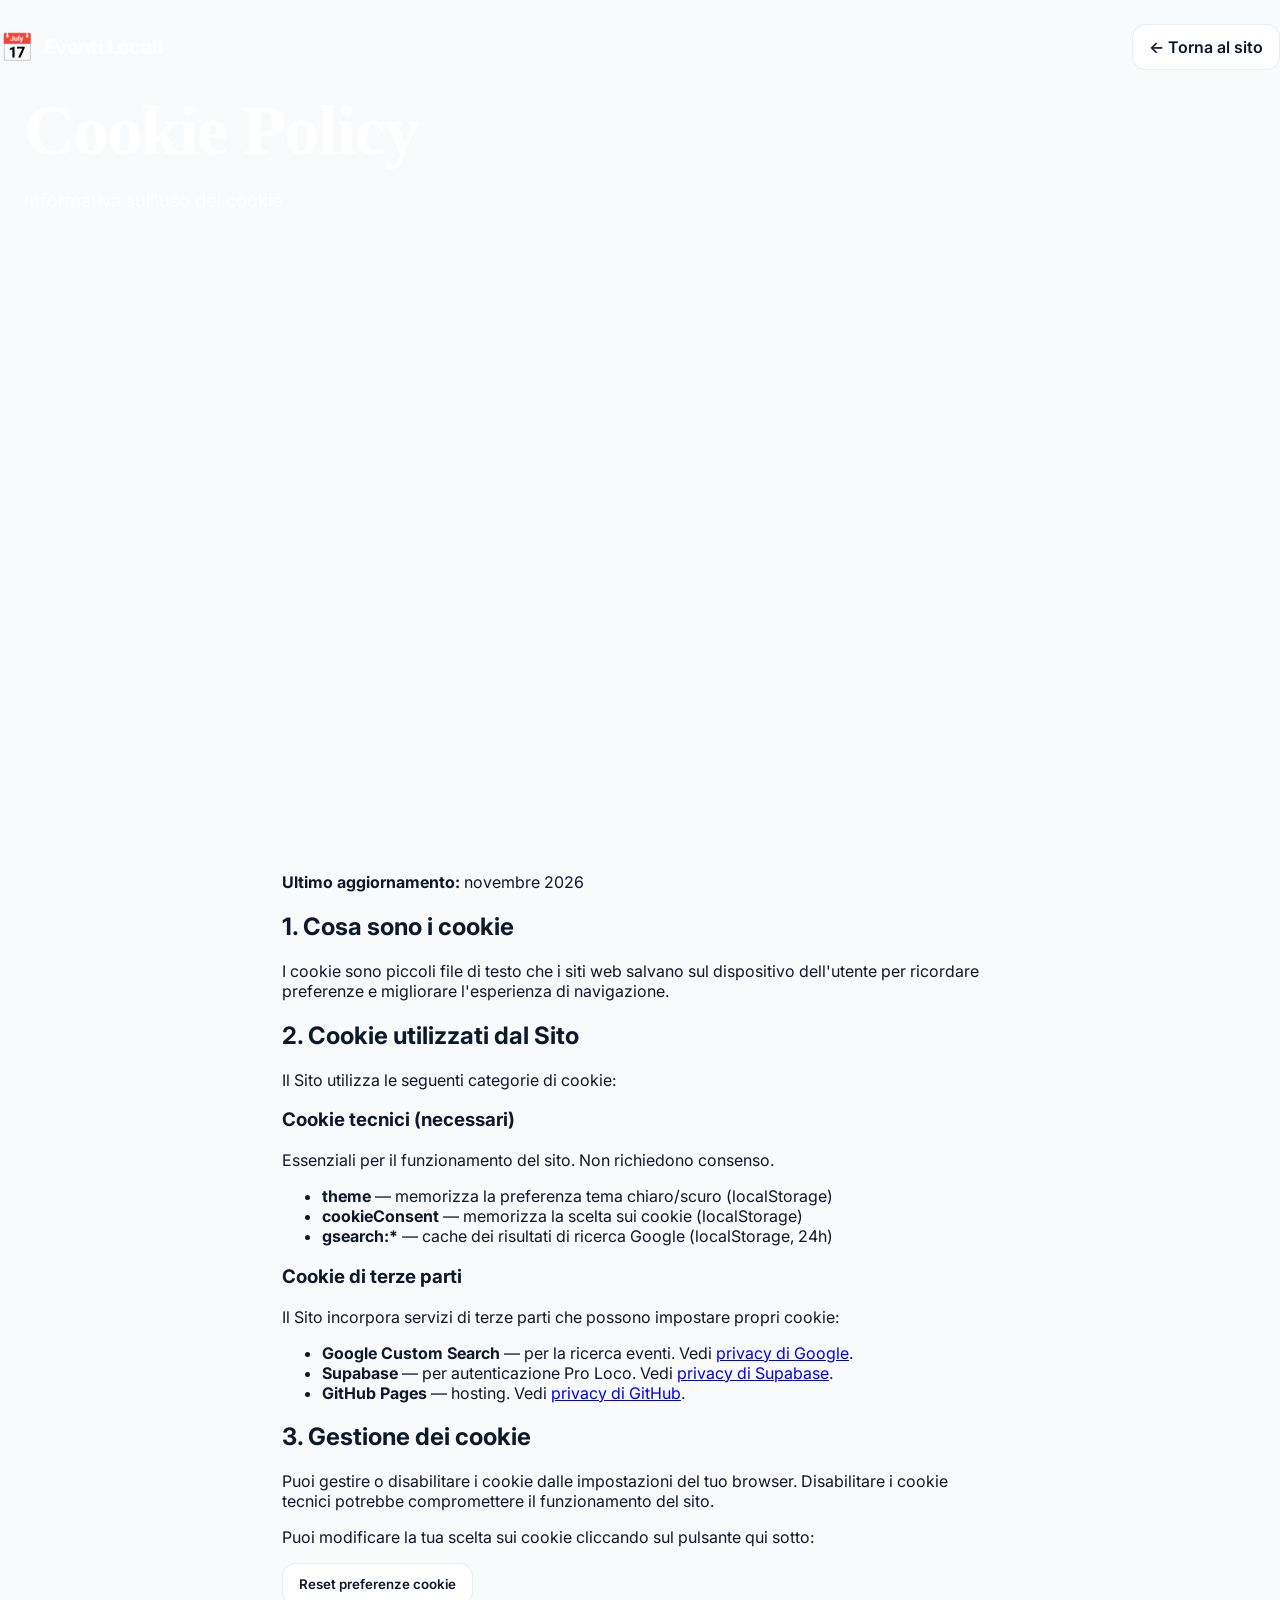
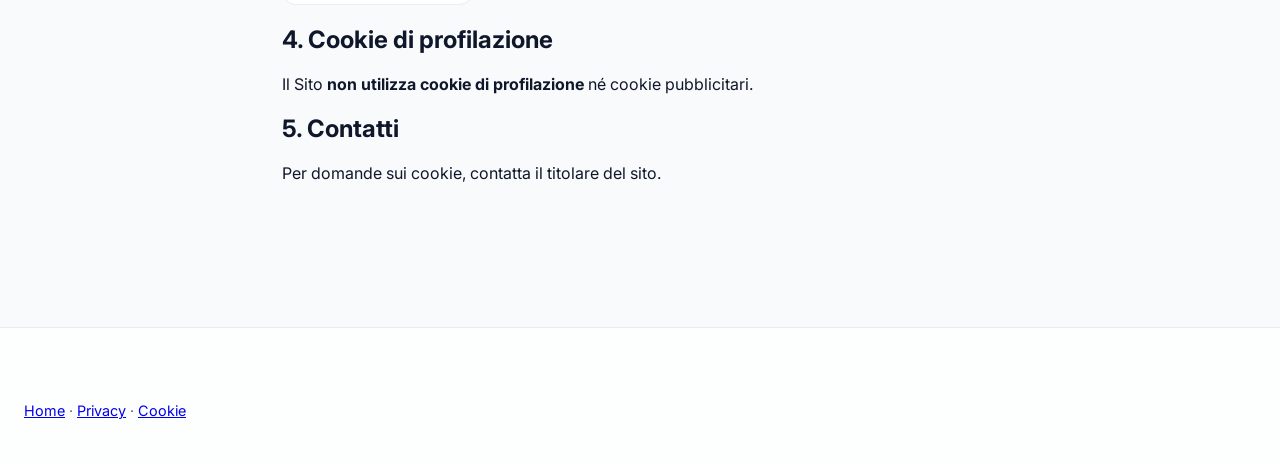
<file: cookie.html>
<!DOCTYPE html>
<html lang="it">
<head>
  <meta charset="UTF-8" />
  <meta name="viewport" content="width=device-width, initial-scale=1.0" />
  <title>Cookie Policy — Eventi Locali</title>
  <link rel="preconnect" href="https://fonts.googleapis.com" />
  <link rel="preconnect" href="https://fonts.gstatic.com" crossorigin />
  <link href="https://fonts.googleapis.com/css2?family=Inter:wght@300;400;500;600;700;800&display=swap" rel="stylesheet" />
  <link rel="stylesheet" href="style.css" />
</head>
<body>
  <div class="bg-orbs" aria-hidden="true"><span class="orb orb-1"></span><span class="orb orb-2"></span></div>
  <header class="hero" style="padding-bottom:30px;">
    <nav class="nav">
      <div class="brand"><span class="logo">📅</span><span class="brand-name">Eventi Locali</span></div>
      <a href="index.html" class="btn-reset" style="text-decoration:none;">← Torna al sito</a>
    </nav>
    <div class="hero-content">
      <h1>Cookie Policy</h1>
      <p class="hero-sub">Informativa sull'uso dei cookie</p>
    </div>
  </header>
  <main class="container" style="max-width:820px; padding-bottom:60px;">
    <article class="glass" style="padding:28px; border-radius:var(--radius);">
      <p><strong>Ultimo aggiornamento:</strong> novembre 2026</p>

      <h2>1. Cosa sono i cookie</h2>
      <p>I cookie sono piccoli file di testo che i siti web salvano sul dispositivo dell'utente per ricordare preferenze e migliorare l'esperienza di navigazione.</p>

      <h2>2. Cookie utilizzati dal Sito</h2>
      <p>Il Sito utilizza le seguenti categorie di cookie:</p>

      <h3>Cookie tecnici (necessari)</h3>
      <p>Essenziali per il funzionamento del sito. Non richiedono consenso.</p>
      <ul>
        <li><strong>theme</strong> — memorizza la preferenza tema chiaro/scuro (localStorage)</li>
        <li><strong>cookieConsent</strong> — memorizza la scelta sui cookie (localStorage)</li>
        <li><strong>gsearch:*</strong> — cache dei risultati di ricerca Google (localStorage, 24h)</li>
      </ul>

      <h3>Cookie di terze parti</h3>
      <p>Il Sito incorpora servizi di terze parti che possono impostare propri cookie:</p>
      <ul>
        <li><strong>Google Custom Search</strong> — per la ricerca eventi. Vedi <a href="https://policies.google.com/privacy">privacy di Google</a>.</li>
        <li><strong>Supabase</strong> — per autenticazione Pro Loco. Vedi <a href="https://supabase.com/privacy">privacy di Supabase</a>.</li>
        <li><strong>GitHub Pages</strong> — hosting. Vedi <a href="https://docs.github.com/en/site-policy/privacy-policies/github-privacy-statement">privacy di GitHub</a>.</li>
      </ul>

      <h2>3. Gestione dei cookie</h2>
      <p>Puoi gestire o disabilitare i cookie dalle impostazioni del tuo browser. Disabilitare i cookie tecnici potrebbe compromettere il funzionamento del sito.</p>
      <p>Puoi modificare la tua scelta sui cookie cliccando sul pulsante qui sotto:</p>
      <button onclick="localStorage.removeItem('cookieConsent'); location.reload();" class="btn-reset">Reset preferenze cookie</button>

      <h2>4. Cookie di profilazione</h2>
      <p>Il Sito <strong>non utilizza cookie di profilazione</strong> né cookie pubblicitari.</p>

      <h2>5. Contatti</h2>
      <p>Per domande sui cookie, contatta il titolare del sito.</p>
    </article>
  </main>
  <footer class="footer">
    <div class="container footer-inner">
      <p><a href="index.html">Home</a> · <a href="privacy.html">Privacy</a> · <a href="cookie.html">Cookie</a></p>
    </div>
  </footer>
</body>
</html>
</file>
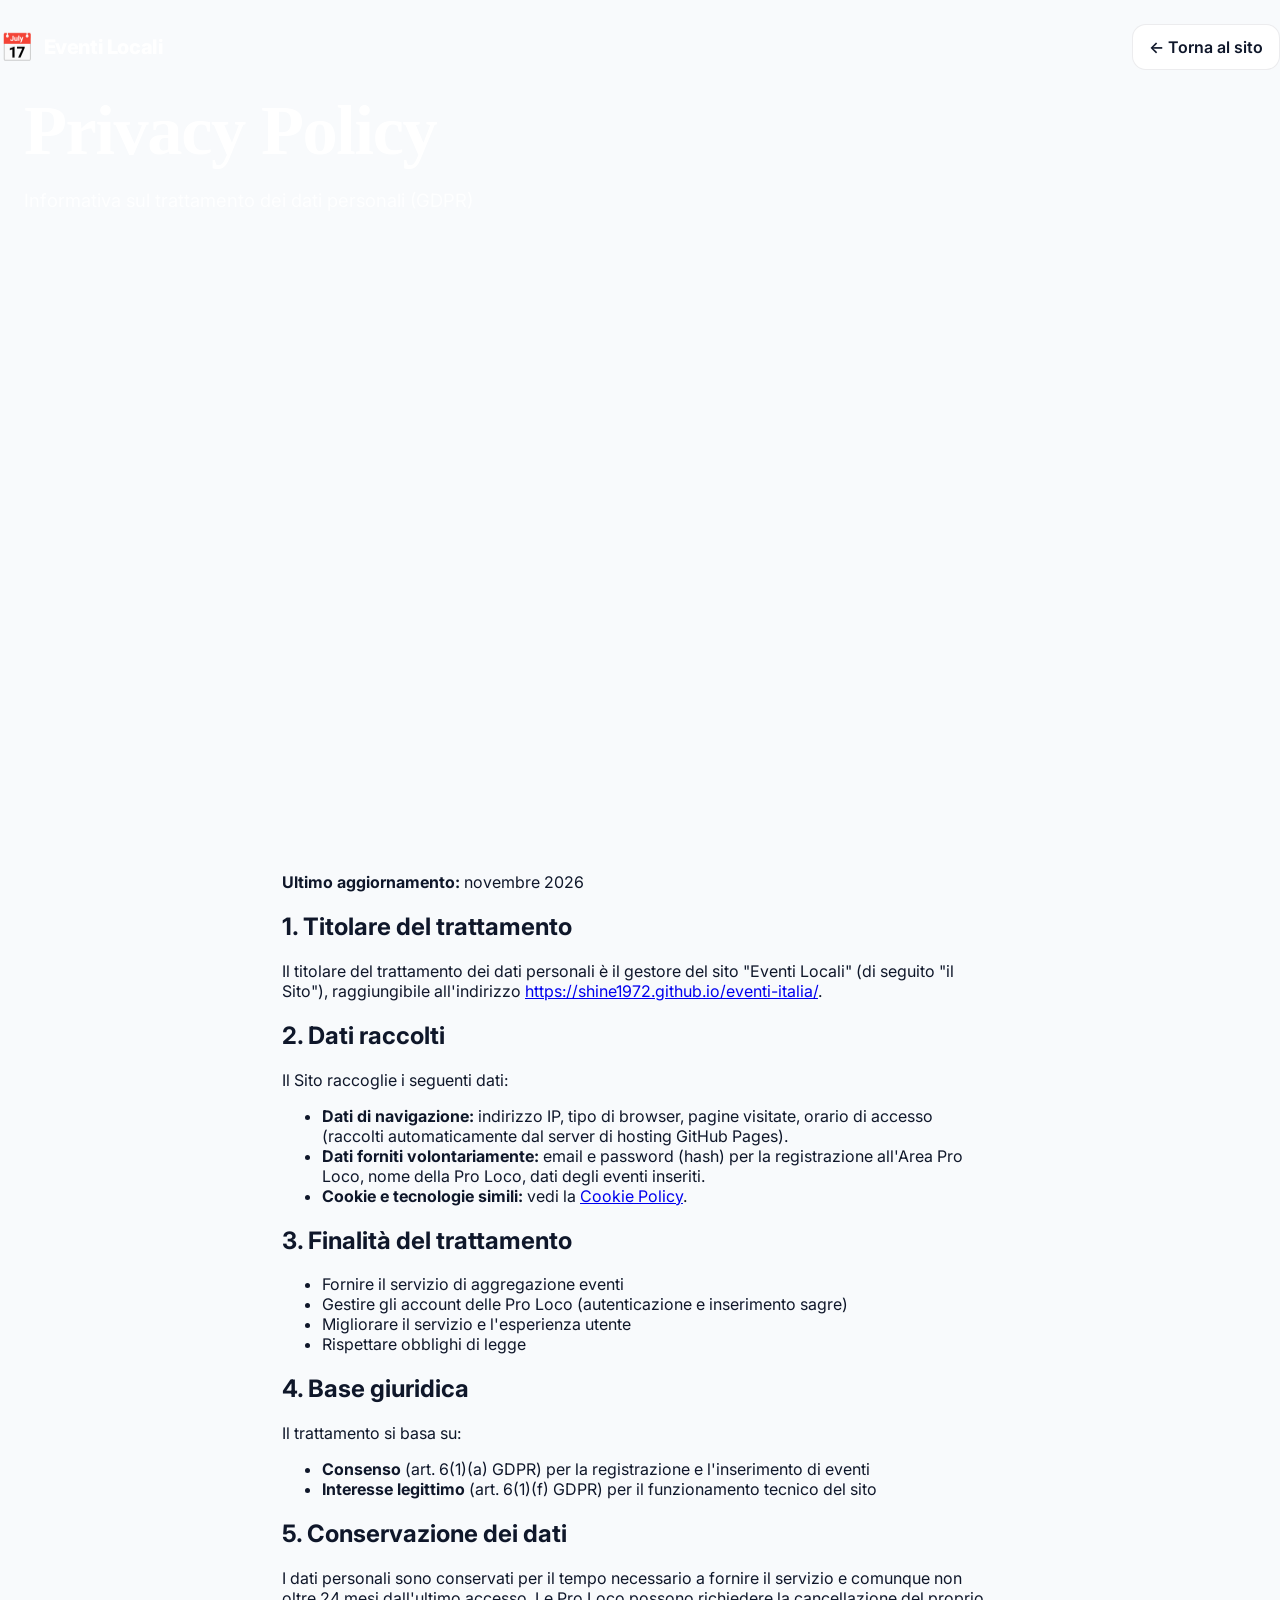
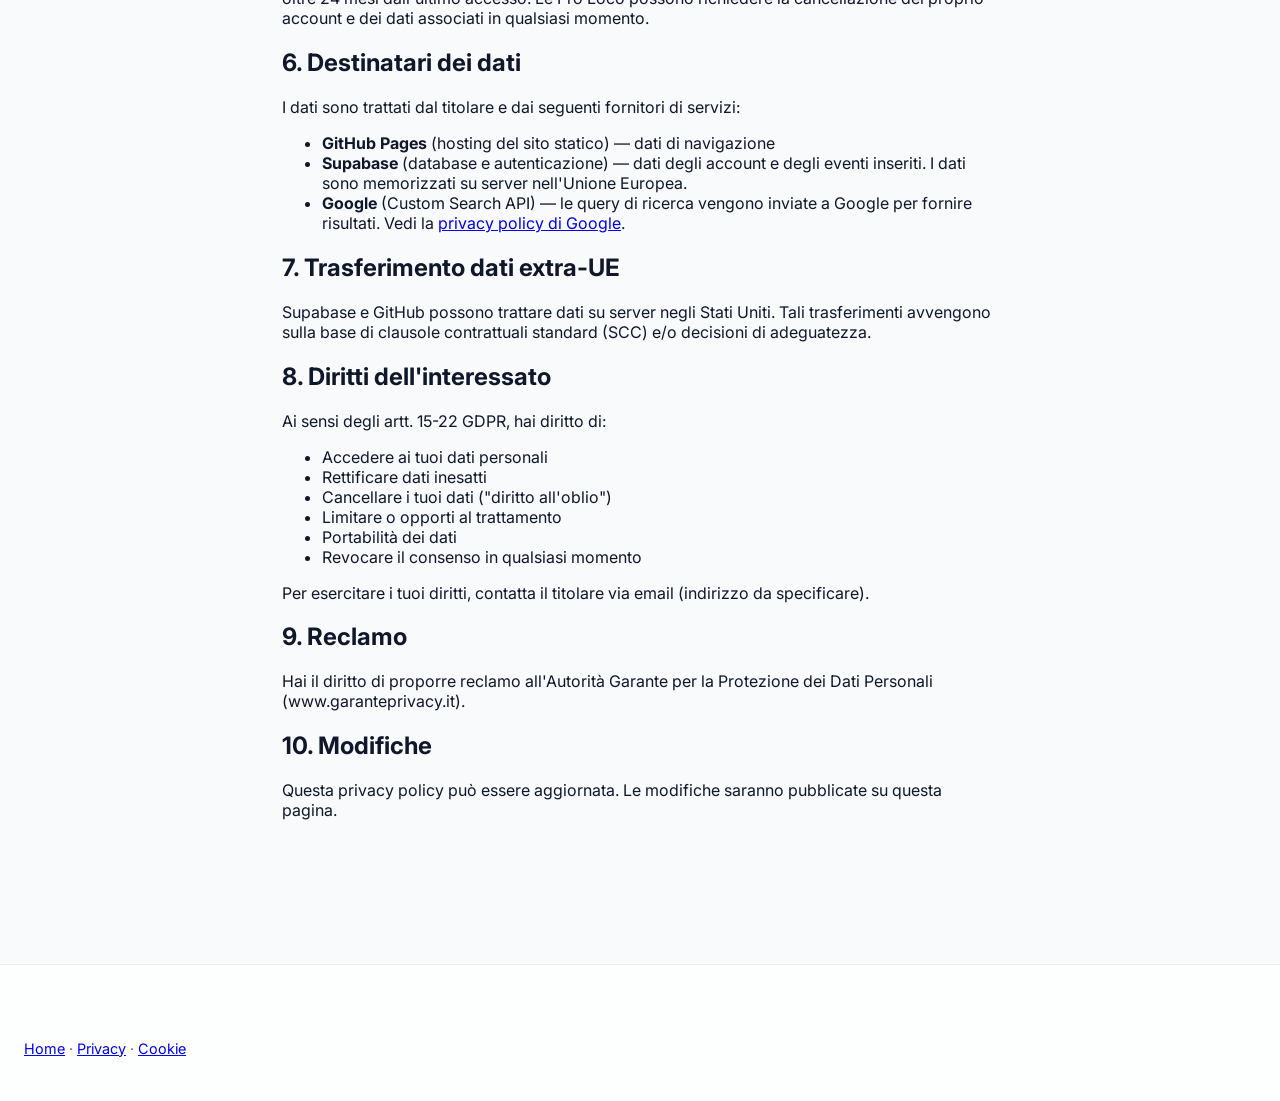
<file: privacy.html>
<!DOCTYPE html>
<html lang="it">
<head>
  <meta charset="UTF-8" />
  <meta name="viewport" content="width=device-width, initial-scale=1.0" />
  <title>Privacy Policy — Eventi Locali</title>
  <link rel="preconnect" href="https://fonts.googleapis.com" />
  <link rel="preconnect" href="https://fonts.gstatic.com" crossorigin />
  <link href="https://fonts.googleapis.com/css2?family=Inter:wght@300;400;500;600;700;800&display=swap" rel="stylesheet" />
  <link rel="stylesheet" href="style.css" />
</head>
<body>
  <div class="bg-orbs" aria-hidden="true"><span class="orb orb-1"></span><span class="orb orb-2"></span></div>
  <header class="hero" style="padding-bottom:30px;">
    <nav class="nav">
      <div class="brand"><span class="logo">📅</span><span class="brand-name">Eventi Locali</span></div>
      <a href="index.html" class="btn-reset" style="text-decoration:none;">← Torna al sito</a>
    </nav>
    <div class="hero-content">
      <h1>Privacy Policy</h1>
      <p class="hero-sub">Informativa sul trattamento dei dati personali (GDPR)</p>
    </div>
  </header>
  <main class="container" style="max-width:820px; padding-bottom:60px;">
    <article class="glass" style="padding:28px; border-radius:var(--radius);">
      <p><strong>Ultimo aggiornamento:</strong> novembre 2026</p>

      <h2>1. Titolare del trattamento</h2>
      <p>Il titolare del trattamento dei dati personali è il gestore del sito "Eventi Locali" (di seguito "il Sito"), raggiungibile all'indirizzo <a href="https://shine1972.github.io/eventi-italia/">https://shine1972.github.io/eventi-italia/</a>.</p>

      <h2>2. Dati raccolti</h2>
      <p>Il Sito raccoglie i seguenti dati:</p>
      <ul>
        <li><strong>Dati di navigazione:</strong> indirizzo IP, tipo di browser, pagine visitate, orario di accesso (raccolti automaticamente dal server di hosting GitHub Pages).</li>
        <li><strong>Dati forniti volontariamente:</strong> email e password (hash) per la registrazione all'Area Pro Loco, nome della Pro Loco, dati degli eventi inseriti.</li>
        <li><strong>Cookie e tecnologie simili:</strong> vedi la <a href="cookie.html">Cookie Policy</a>.</li>
      </ul>

      <h2>3. Finalità del trattamento</h2>
      <ul>
        <li>Fornire il servizio di aggregazione eventi</li>
        <li>Gestire gli account delle Pro Loco (autenticazione e inserimento sagre)</li>
        <li>Migliorare il servizio e l'esperienza utente</li>
        <li>Rispettare obblighi di legge</li>
      </ul>

      <h2>4. Base giuridica</h2>
      <p>Il trattamento si basa su:</p>
      <ul>
        <li><strong>Consenso</strong> (art. 6(1)(a) GDPR) per la registrazione e l'inserimento di eventi</li>
        <li><strong>Interesse legittimo</strong> (art. 6(1)(f) GDPR) per il funzionamento tecnico del sito</li>
      </ul>

      <h2>5. Conservazione dei dati</h2>
      <p>I dati personali sono conservati per il tempo necessario a fornire il servizio e comunque non oltre 24 mesi dall'ultimo accesso. Le Pro Loco possono richiedere la cancellazione del proprio account e dei dati associati in qualsiasi momento.</p>

      <h2>6. Destinatari dei dati</h2>
      <p>I dati sono trattati dal titolare e dai seguenti fornitori di servizi:</p>
      <ul>
        <li><strong>GitHub Pages</strong> (hosting del sito statico) — dati di navigazione</li>
        <li><strong>Supabase</strong> (database e autenticazione) — dati degli account e degli eventi inseriti. I dati sono memorizzati su server nell'Unione Europea.</li>
        <li><strong>Google</strong> (Custom Search API) — le query di ricerca vengono inviate a Google per fornire risultati. Vedi la <a href="https://policies.google.com/privacy">privacy policy di Google</a>.</li>
      </ul>

      <h2>7. Trasferimento dati extra-UE</h2>
      <p>Supabase e GitHub possono trattare dati su server negli Stati Uniti. Tali trasferimenti avvengono sulla base di clausole contrattuali standard (SCC) e/o decisioni di adeguatezza.</p>

      <h2>8. Diritti dell'interessato</h2>
      <p>Ai sensi degli artt. 15-22 GDPR, hai diritto di:</p>
      <ul>
        <li>Accedere ai tuoi dati personali</li>
        <li>Rettificare dati inesatti</li>
        <li>Cancellare i tuoi dati ("diritto all'oblio")</li>
        <li>Limitare o opporti al trattamento</li>
        <li>Portabilità dei dati</li>
        <li>Revocare il consenso in qualsiasi momento</li>
      </ul>
      <p>Per esercitare i tuoi diritti, contatta il titolare via email (indirizzo da specificare).</p>

      <h2>9. Reclamo</h2>
      <p>Hai il diritto di proporre reclamo all'Autorità Garante per la Protezione dei Dati Personali (www.garanteprivacy.it).</p>

      <h2>10. Modifiche</h2>
      <p>Questa privacy policy può essere aggiornata. Le modifiche saranno pubblicate su questa pagina.</p>
    </article>
  </main>
  <footer class="footer">
    <div class="container footer-inner">
      <p><a href="index.html">Home</a> · <a href="privacy.html">Privacy</a> · <a href="cookie.html">Cookie</a></p>
    </div>
  </footer>
</body>
</html>
</file>
<file: style.css>
:root {
  --bg: #f8fafc;
  --bg-2: #eef2f7;
  --surface: rgba(255,255,255,0.78);
  --surface-solid: #ffffff;
  --text: #0f172a;
  --muted: #5b6478;
  --muted-2: #9aa3b8;
  --primary: #4f46e5;
  --primary-2: #7c3aed;
  --primary-soft: rgba(79,70,229,0.10);
  --accent: #ec4899;
  --accent-2: #f59e0b;
  --border: rgba(15,23,42,0.08);
  --border-strong: rgba(15,23,42,0.14);
  --shadow-sm: 0 4px 16px rgba(15,23,42,0.06);
  --shadow: 0 18px 46px rgba(15,23,42,0.12);
  --shadow-lg: 0 32px 80px rgba(15,23,42,0.18);
  --radius: 22px;
  --radius-sm: 14px;
  --radius-xs: 10px;
  --maxw: 1320px;
}
[data-theme="dark"] {
  --bg: #0a0f1f;
  --bg-2: #111830;
  --surface: rgba(18,24,46,0.74);
  --surface-solid: #141b34;
  --text: #e8ecf4;
  --muted: #a5b0c9;
  --muted-2: #7b86a6;
  --primary: #818cf8;
  --primary-2: #a78bfa;
  --primary-soft: rgba(129,140,248,0.14);
  --accent: #f472b6;
  --accent-2: #fbbf24;
  --border: rgba(255,255,255,0.08);
  --border-strong: rgba(255,255,255,0.16);
  --shadow-sm: 0 4px 16px rgba(0,0,0,0.30);
  --shadow: 0 18px 46px rgba(0,0,0,0.40);
  --shadow-lg: 0 32px 80px rgba(0,0,0,0.55);
}

* { box-sizing: border-box; }
html { scroll-behavior: smooth; }
body {
  margin: 0;
  font-family: "Inter", system-ui, -apple-system, Segoe UI, Roboto, Arial, sans-serif;
  background: var(--bg);
  color: var(--text);
  min-height: 100vh;
  overflow-x: hidden;
  transition: background 0.3s, color 0.3s;
  -webkit-font-smoothing: antialiased;
}

/* HERO */
.hero {
  position: relative; min-height: 92vh;
  display: flex; flex-direction: column;
  overflow: hidden;
}
.hero-bg {
  position: absolute; inset: 0; z-index: 0;
  background-size: cover; background-position: center;
  opacity: 0.85;
  transition: opacity 0.6s ease;
}
.hero-overlay {
  position: absolute; inset: 0; z-index: 1;
  background: linear-gradient(180deg, rgba(10,14,30,0.45) 0%, rgba(10,14,30,0.85) 100%);
}
.hero-content {
  position: relative; z-index: 2; color: #fff;
  max-width: var(--maxw); margin: 0 auto; padding: 0 24px;
  width: 100%; flex: 1; display: flex; flex-direction: column;
}
.nav {
  display: flex; justify-content: space-between; align-items: center; gap: 16px;
  padding: 24px 0; flex-wrap: wrap;
}
.brand { display: flex; align-items: center; gap: 10px; font-weight: 800; font-size: 1.25rem; letter-spacing: -0.02em; color: #fff; }
.logo { font-size: 1.7rem; }
.nav-links { display: flex; gap: 24px; align-items: center; }
.nav-links a { color: rgba(255,255,255,0.8); text-decoration: none; font-weight: 500; font-size: 0.95rem; transition: color 0.2s; }
.nav-links a:hover { color: #fff; }
.nav-actions { display: flex; gap: 10px; align-items: center; }
.btn-nav {
  padding: 10px 18px; border-radius: 999px; border: 1px solid rgba(255,255,255,0.25);
  background: rgba(255,255,255,0.12); color: #fff; font-weight: 600; cursor: pointer;
  font-family: inherit; font-size: 0.9rem; backdrop-filter: blur(12px);
  transition: background 0.2s, transform 0.15s;
}
.btn-nav:hover { background: rgba(255,255,255,0.2); transform: translateY(-1px); }
.theme-toggle {
  width: 42px; height: 42px; border-radius: 50%;
  border: 1px solid rgba(255,255,255,0.25); background: rgba(255,255,255,0.12);
  backdrop-filter: blur(12px); cursor: pointer; font-size: 1.1rem; color: #fff;
  display: flex; align-items: center; justify-content: center;
  transition: transform 0.2s, background 0.2s;
}
.theme-toggle:hover { transform: rotate(20deg) scale(1.05); }

.hero-inner { flex: 1; display: flex; flex-direction: column; justify-content: center; padding: 40px 0 60px; max-width: 780px; }
.hero-badge {
  display: inline-block; padding: 7px 16px; border-radius: 999px;
  background: rgba(255,255,255,0.15); color: #fff; backdrop-filter: blur(12px);
  font-size: 0.82rem; font-weight: 600; margin-bottom: 22px;
  border: 1px solid rgba(255,255,255,0.25);
}
.hero h1 {
  font-family: "Playfair Display", Georgia, serif;
  font-size: clamp(2.6rem, 6vw, 4.4rem);
  font-weight: 700; line-height: 1.05; margin: 0 0 18px;
  letter-spacing: -0.02em; color: #fff;
}
.hero h1 em {
  font-style: normal;
  background: linear-gradient(120deg, #fbbf24, #ec4899);
  -webkit-background-clip: text; background-clip: text; color: transparent;
}
.hero-sub { font-size: 1.15rem; color: rgba(255,255,255,0.85); max-width: 620px; margin: 0 0 34px; line-height: 1.6; }
.hero-cta { display: flex; gap: 12px; flex-wrap: wrap; margin-bottom: 44px; }
.btn-lg { padding: 14px 28px; font-size: 1rem; border-radius: 999px; }
.btn-glass { background: rgba(255,255,255,0.15); color: #fff; border: 1px solid rgba(255,255,255,0.3); backdrop-filter: blur(12px); }
.btn-glass:hover { background: rgba(255,255,255,0.25); }
.hero-stats {
  display: flex; align-items: center; gap: 28px; flex-wrap: wrap;
}
.stat { display: flex; flex-direction: column; gap: 2px; }
.stat-num { font-size: 1.9rem; font-weight: 800; color: #fff; letter-spacing: -0.02em; }
.stat-label { font-size: 0.78rem; color: rgba(255,255,255,0.7); text-transform: uppercase; letter-spacing: 0.06em; }
.stat-date { font-size: 0.95rem; font-weight: 600; color: #fff; }

/* BUTTONS */
.btn {
  padding: 11px 20px; border-radius: var(--radius-xs);
  border: none; cursor: pointer; font-weight: 600; font-size: 0.9rem;
  font-family: inherit; text-decoration: none; text-align: center;
  transition: transform 0.15s, box-shadow 0.15s, background 0.2s;
  display: inline-flex; align-items: center; gap: 6px;
}
.btn-primary { background: linear-gradient(120deg, var(--primary), var(--primary-2)); color: #fff; box-shadow: 0 4px 16px rgba(79,70,229,0.4); }
.btn-primary:hover { transform: translateY(-1px); box-shadow: 0 6px 22px rgba(79,70,229,0.5); }
.btn-ghost { background: var(--primary-soft); color: var(--primary); }
.btn-ghost:hover { background: var(--primary); color: #fff; }
.btn-reset, .btn-download {
  padding: 12px 16px; border-radius: var(--radius-sm);
  border: 1px solid var(--border); background: var(--surface-solid);
  color: var(--text); font-weight: 600; cursor: pointer; font-family: inherit;
  text-decoration: none; transition: background 0.2s, transform 0.15s;
  white-space: nowrap;
}
.btn-reset:hover, .btn-download:hover { background: var(--primary-soft); transform: translateY(-1px); }
.btn-download { color: var(--primary); }

.container { max-width: var(--maxw); margin: 0 auto; padding: 0 24px; position: relative; z-index: 1; }

/* SECTIONS */
main { padding: 40px 0 60px; }
.weekend-section, .google-search, .events-section, .partner-section, .how-section {
  margin-bottom: 32px;
}
.section-head { margin-bottom: 22px; }
.section-head h2 { font-family: "Playfair Display", Georgia, serif; font-size: clamp(1.7rem, 3vw, 2.4rem); margin: 0 0 6px; }
.section-sub { color: var(--muted); font-size: 1rem; margin: 0; }

/* WEEKEND */
.weekend-section { padding: 26px 28px; border-radius: var(--radius); background: var(--surface); backdrop-filter: blur(18px); border: 1px solid var(--border); box-shadow: var(--shadow); }
.weekend-grid { grid-template-columns: repeat(auto-fill, minmax(260px,1fr)); }

/* GOOGLE SEARCH */
.google-search { padding: 26px 28px; border-radius: var(--radius); background: var(--surface); backdrop-filter: blur(18px); border: 1px solid var(--border); box-shadow: var(--shadow); }
.google-search h2 { margin: 0 0 14px; font-size: 1.4rem; font-family: "Playfair Display", Georgia, serif; }
.google-search-row { display: flex; gap: 10px; }
.google-search-row input { flex: 1; padding: 13px 16px; border: 1px solid var(--border); border-radius: var(--radius-sm); background: var(--surface-solid); color: var(--text); font-size: 0.95rem; }
.google-search-row button { padding: 13px 22px; border-radius: var(--radius-sm); border: none; background: linear-gradient(120deg, var(--primary), var(--primary-2)); color: #fff; font-weight: 600; cursor: pointer; }
.g-results { margin-top: 16px; display: flex; flex-direction: column; gap: 12px; }
.g-result { padding: 14px 16px; border: 1px solid var(--border); border-radius: var(--radius-sm); background: var(--surface-solid); display: flex; gap: 12px; align-items: flex-start; transition: transform 0.15s, box-shadow 0.15s; }
.g-result:hover { transform: translateY(-2px); box-shadow: var(--shadow-sm); }
.g-thumb { width: 90px; height: 68px; object-fit: cover; border-radius: 8px; flex-shrink: 0; }
.g-result-body { flex: 1; min-width: 0; }
.g-result a { color: var(--primary); font-weight: 600; text-decoration: none; }
.g-result a:hover { text-decoration: underline; }
.g-result .snippet { font-size: 0.88rem; color: var(--muted); margin-top: 4px; line-height: 1.5; }
.g-loading { color: var(--muted); font-style: italic; padding: 8px 0; }

/* FILTERS */
.filters { margin: 0 auto 24px; padding: 22px 24px; border-radius: var(--radius); background: var(--surface); backdrop-filter: blur(18px); border: 1px solid var(--border); box-shadow: var(--shadow); }
.filter-grid { display: grid; grid-template-columns: 1.5fr 1fr 1fr 1fr; gap: 12px; margin-bottom: 12px; }
.filter-grid-2 { grid-template-columns: 1fr 1fr 1fr 1fr auto auto; margin-bottom: 0; align-items: center; }
.field {
  display: flex; align-items: center; gap: 8px;
  background: var(--surface-solid); border: 1px solid var(--border);
  border-radius: var(--radius-sm); padding: 0 12px;
  transition: border-color 0.2s, box-shadow 0.2s;
}
.field:focus-within { border-color: var(--primary); box-shadow: 0 0 0 3px var(--primary-soft); }
.field-icon { font-size: 1rem; opacity: 0.7; }
.field input, .field select {
  flex: 1; border: none; background: transparent; color: var(--text);
  padding: 12px 4px; font-size: 0.95rem; outline: none; font-family: inherit;
  min-width: 0;
}

/* RESULTS */
.results { min-height: 300px; }
.loading { padding: 10px 0; }
.skeleton-grid { display: grid; grid-template-columns: repeat(auto-fill, minmax(290px,1fr)); gap: 22px; }
.skeleton-card { height: 340px; border-radius: var(--radius); background: var(--surface); border: 1px solid var(--border); position: relative; overflow: hidden; }
.skeleton-card::after {
  content: ""; position: absolute; inset: 0;
  background: linear-gradient(90deg, transparent, rgba(255,255,255,0.4), transparent);
  animation: shimmer 1.6s infinite;
}
[data-theme="dark"] .skeleton-card::after { background: linear-gradient(90deg, transparent, rgba(255,255,255,0.08), transparent); }
@keyframes shimmer { 0% { transform: translateX(-100%); } 100% { transform: translateX(100%); } }

.grid { display: grid; grid-template-columns: repeat(auto-fill, minmax(300px,1fr)); gap: 22px; }
.card {
  background: var(--surface); border: 1px solid var(--border);
  border-radius: var(--radius); overflow: hidden; box-shadow: var(--shadow-sm);
  display: flex; flex-direction: column; position: relative;
  transition: transform 0.3s ease, box-shadow 0.3s ease;
  opacity: 0; transform: translateY(20px);
  animation: cardIn 0.5s ease forwards;
}
.card:hover { transform: translateY(-8px); box-shadow: var(--shadow-lg); }
@keyframes cardIn { to { opacity: 1; transform: translateY(0); } }

.card-img {
  position: relative; width: 100%; height: 210px;
  background: linear-gradient(135deg, #4f46e5, #ec4899);
  display: flex; align-items: center; justify-content: center;
  font-size: 3rem; color: rgba(255,255,255,0.9); overflow: hidden;
}
.card-img img { width: 100%; height: 100%; object-fit: cover; display: block; transition: transform 0.5s ease; }
.card:hover .card-img img { transform: scale(1.08); }
.card-img .img-fallback { font-size: 3rem; }
.card-img::after {
  content: ""; position: absolute; inset: 0;
  background: linear-gradient(180deg, transparent 45%, rgba(0,0,0,0.6) 100%);
  pointer-events: none;
}
.card-badge {
  position: absolute; top: 14px; left: 14px; z-index: 2;
  padding: 5px 12px; border-radius: 999px; font-size: 0.72rem; font-weight: 700;
  background: rgba(255,255,255,0.92); color: var(--primary);
  backdrop-filter: blur(8px); box-shadow: var(--shadow-sm);
  text-transform: uppercase; letter-spacing: 0.04em;
}
.card-body { padding: 18px 20px 20px; display: flex; flex-direction: column; gap: 10px; flex: 1; }
.card-title { font-size: 1.1rem; font-weight: 700; margin: 0; line-height: 1.3; }
.card-meta { display: flex; flex-direction: column; gap: 4px; font-size: 0.86rem; color: var(--muted); }
.card-meta span { display: flex; align-items: center; gap: 6px; }
.card-actions { margin-top: auto; display: flex; gap: 8px; padding-top: 10px; }
.empty { text-align: center; padding: 60px 20px; color: var(--muted); }
.empty-illustration { font-size: 3.5rem; margin-bottom: 12px; }
.empty h3 { margin: 0 0 6px; color: var(--text); }

/* PARTNER */
.partner-section { padding: 70px 0; }
.partner-inner { display: grid; grid-template-columns: 1fr 1fr; gap: 40px; align-items: center; }
.partner-text h2 { font-family: "Playfair Display", Georgia, serif; font-size: clamp(1.8rem, 3vw, 2.6rem); margin: 12px 0 14px; }
.partner-text p { color: var(--muted); font-size: 1.05rem; line-height: 1.7; margin-bottom: 24px; }
.features-grid { display: flex; flex-direction: column; gap: 14px; }
.feature-card { padding: 20px 22px; border-radius: var(--radius); background: var(--surface); border: 1px solid var(--border); box-shadow: var(--shadow-sm); transition: transform 0.2s; }
.feature-card:hover { transform: translateX(4px); }
.feature-icon { font-size: 1.8rem; margin-bottom: 6px; }
.feature-card h3 { margin: 0 0 4px; font-size: 1.05rem; }
.feature-card p { color: var(--muted); font-size: 0.9rem; margin: 0; line-height: 1.5; }
.partner-cta { margin-top: 20px; }

/* HOW */
.how-section { padding: 40px 0 70px; }
.steps-grid { display: grid; grid-template-columns: repeat(auto-fit, minmax(260px,1fr)); gap: 20px; margin-top: 30px; }
.step-card { padding: 28px; border-radius: var(--radius); background: var(--surface); border: 1px solid var(--border); }
.step-num {
  width: 44px; height: 44px; border-radius: 50%;
  background: linear-gradient(120deg, var(--primary), var(--primary-2));
  color: #fff; display: flex; align-items: center; justify-content: center;
  font-weight: 700; font-size: 1.1rem; margin-bottom: 14px;
}
.step-card h3 { margin: 0 0 6px; }
.step-card p { color: var(--muted); font-size: 0.92rem; margin: 0; line-height: 1.6; }

/* MODAL */
.modal { position: fixed; inset: 0; z-index: 100; display: flex; align-items: center; justify-content: center; padding: 20px; }
.modal[hidden] { display: none; }
.modal-backdrop { position: absolute; inset: 0; background: rgba(10,14,30,0.65); backdrop-filter: blur(6px); }
.modal-content {
  position: relative; background: var(--surface-solid); color: var(--text);
  border-radius: var(--radius); max-width: 680px; width: 100%;
  max-height: 88vh; overflow: auto; padding: 30px;
  box-shadow: var(--shadow-lg); border: 1px solid var(--border);
  animation: modalIn 0.25s ease;
}
@keyframes modalIn { from { opacity: 0; transform: scale(0.96) translateY(10px); } to { opacity: 1; transform: scale(1) translateY(0); } }
.modal-close {
  position: absolute; top: 12px; right: 14px; background: var(--primary-soft);
  border: none; width: 34px; height: 34px; border-radius: 50%;
  font-size: 1.4rem; cursor: pointer; color: var(--primary); line-height: 1;
  display: flex; align-items: center; justify-content: center;
}
.modal-img {
  width: 100%; height: 240px; border-radius: var(--radius-sm);
  background: linear-gradient(135deg, var(--primary), var(--accent));
  display: flex; align-items: center; justify-content: center; font-size: 3.5rem;
  color: rgba(255,255,255,0.9); overflow: hidden; margin-bottom: 16px;
}
.modal-img img { width: 100%; height: 100%; object-fit: cover; }
.modal h2 { margin: 0 0 10px; font-size: 1.5rem; font-family: "Playfair Display", Georgia, serif; }
.modal .meta { color: var(--muted); font-size: 0.9rem; margin-bottom: 14px; display: flex; flex-direction: column; gap: 4px; }
.modal .desc { line-height: 1.7; color: var(--text); }
.modal input, .modal textarea {
  width: 100%; padding: 11px 14px; border: 1px solid var(--border);
  border-radius: var(--radius-xs); background: var(--surface-solid); color: var(--text);
  font-family: inherit; font-size: 0.95rem; margin-bottom: 8px;
}
.modal textarea { resize: vertical; }

/* FOOTER */
.footer { padding: 60px 0 30px; margin-top: 40px; border-top: 1px solid var(--border); background: var(--surface); }
.footer-grid { display: grid; grid-template-columns: 2fr 1fr 1fr; gap: 30px; margin-bottom: 24px; }
.footer-grid h4 { margin: 0 0 10px; font-size: 0.95rem; }
.footer-grid a { display: block; color: var(--muted); text-decoration: none; font-size: 0.9rem; margin-bottom: 6px; transition: color 0.2s; }
.footer-grid a:hover { color: var(--primary); }
.footer-brand { display: flex; align-items: center; gap: 8px; font-weight: 800; color: var(--text); margin-bottom: 8px; font-size: 1.1rem; }
.footer-inner p { color: var(--muted); font-size: 0.9rem; }
.footer-small { font-size: 0.8rem; color: var(--muted-2); margin-top: 16px; text-align: center; }

/* SCROLL TOP */
.scroll-top {
  position: fixed; bottom: 24px; right: 24px; z-index: 50;
  width: 46px; height: 46px; border-radius: 50%;
  background: linear-gradient(120deg, var(--primary), var(--primary-2));
  color: #fff; border: none; font-size: 1.3rem; cursor: pointer;
  box-shadow: var(--shadow); opacity: 0; transform: translateY(20px);
  transition: opacity 0.25s, transform 0.25s;
  pointer-events: none;
}
.scroll-top.show { opacity: 1; transform: translateY(0); pointer-events: auto; }

/* COOKIE BANNER */
.cookie-banner[hidden] { display: none !important; }
.cookie-banner {
  position: fixed; bottom: 0; left: 0; right: 0; z-index: 200;
  background: var(--surface-solid); border-top: 1px solid var(--border);
  padding: 16px 20px; display: flex; align-items: center; justify-content: space-between; gap: 12px; flex-wrap: wrap;
  box-shadow: 0 -4px 20px rgba(0,0,0,0.1);
}
.cookie-banner p { margin: 0; font-size: 0.9rem; color: var(--muted); }
.cookie-banner a { color: var(--primary); }
.cookie-actions { display: flex; gap: 8px; }

/* responsive */
@media (max-width: 980px) {
  .filter-grid { grid-template-columns: 1fr 1fr; }
  .filter-grid-2 { grid-template-columns: 1fr 1fr; }
  .partner-inner { grid-template-columns: 1fr; }
  .footer-grid { grid-template-columns: 1fr; }
}
@media (max-width: 640px) {
  .hero h1 { font-size: 2.2rem; }
  .nav-links { display: none; }
  .filter-grid, .filter-grid-2 { grid-template-columns: 1fr; }
  .card-img { height: 190px; }
}
```

Now app.js: need update els for new buttons? We have prolocoBtn2. Already wired. The cookie banner and everything else same. Need ensure heroBg set. Already. Let's commit. But first test locally. Start server and open.<|end|><|start|>start to=shell<|channel|>analysis <|constrain|>xml<|message|><rfl:parameter name="command">
cd C:\app_flutter\Progetto_sito_eventi && python -m http.server 8091 --bind 127.0.0.1
</file>
